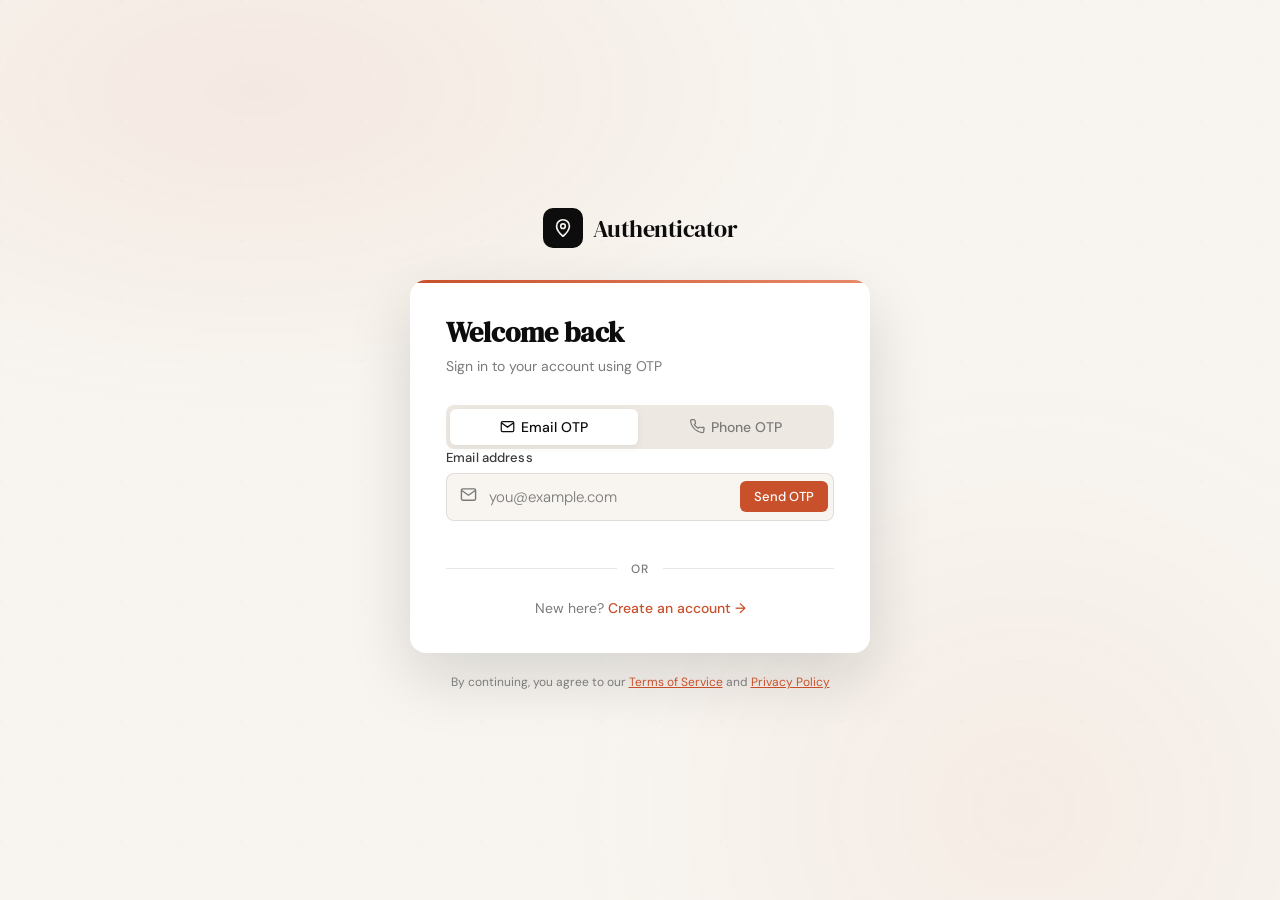
<file: index.html>
<!DOCTYPE html>
<html lang="en">
<head>
  <meta charset="UTF-8" />
  <meta name="viewport" content="width=device-width, initial-scale=1.0" />
  <title>Authenticator
    — Sign In</title>
  <link rel="stylesheet" href="style.css" />
  <style>
    /* Extra page-specific styles */
    .method-tabs { margin-bottom: 0; }

    .otp-section-wrapper {
      overflow: hidden;
      max-height: 0;
      transition: max-height 0.45s cubic-bezier(0.4,0,0.2,1), opacity 0.3s ease;
      opacity: 0;
    }
    .otp-section-wrapper.open {
      max-height: 400px;
      opacity: 1;
    }

    .sent-to-display {
      font-size: 13px;
      color: var(--ink-muted);
      text-align: center;
      margin-bottom: 18px;
    }
    .sent-to-display strong { color: var(--ink-soft); font-weight: 500; }

    .input-row { display: flex; gap: 12px; }
    .input-row .form-group { flex: 1; }

    .info-box {
      background: var(--accent-dim);
      border: 1px solid rgba(200,80,42,0.15);
      border-radius: var(--radius-sm);
      padding: 12px 16px;
      font-size: 13px;
      color: var(--ink-soft);
      margin-bottom: 18px;
      line-height: 1.5;
      display: flex;
      gap: 10px;
      align-items: flex-start;
    }
    .info-box svg { width: 16px; height: 16px; color: var(--accent); flex-shrink: 0; margin-top: 1px; }

    .section-title {
      font-size: 12px;
      font-weight: 600;
      text-transform: uppercase;
      letter-spacing: 0.08em;
      color: var(--ink-muted);
      margin-bottom: 16px;
      display: flex;
      align-items: center;
      gap: 8px;
    }
    .section-title::after {
      content: '';
      flex: 1;
      height: 1px;
      background: var(--border);
    }
  </style>
</head>
<body>

<div class="auth-wrapper">
  <!-- Brand -->
  <div class="brand">
    <a class="brand-logo" href="#">
      <div class="brand-icon">
        <svg fill="none" viewBox="0 0 24 24" stroke="#f8f5f0" stroke-width="1.8">
          <path stroke-linecap="round" stroke-linejoin="round"
            d="M12 3C8 3 5 6 5 10c0 5 7 11 7 11s7-6 7-11c0-4-3-7-7-7z"/>
          <circle cx="12" cy="10" r="2.5" stroke="#f8f5f0" stroke-width="1.8"/>
        </svg>
      </div>
      <span class="brand-name">Authenticator</span>
    </a>
  </div>

  <!-- Card -->
  <div class="card" id="authCard">
    <div class="card-header">
      <h1 class="card-title" id="cardTitle">Welcome back</h1>
      <p class="card-subtitle" id="cardSubtitle">Sign in to your account using OTP</p>
    </div>

    <div class="card-body">
      <!-- Global alert -->
      <div id="globalAlert"></div>
      <!-- Processing indicator -->
      <div id="processingBar"></div>

      <!-- ══════ LOGIN VIEW ══════ -->
      <div class="page active" id="pageLogin">
        <!-- Method tabs -->
        <div class="tab-group method-tabs">
          <button class="tab-btn active" id="tabEmail" onclick="switchMethod('email')">
            <svg fill="none" viewBox="0 0 24 24" stroke="currentColor" stroke-width="2">
              <path d="M4 4h16c1.1 0 2 .9 2 2v12c0 1.1-.9 2-2 2H4c-1.1 0-2-.9-2-2V6c0-1.1.9-2 2-2z"/>
              <polyline points="22,6 12,13 2,6"/>
            </svg>
            Email OTP
          </button>
          <button class="tab-btn" id="tabPhone" onclick="switchMethod('phone')">
            <svg fill="none" viewBox="0 0 24 24" stroke="currentColor" stroke-width="2">
              <path d="M22 16.92v3a2 2 0 01-2.18 2 19.79 19.79 0 01-8.63-3.07A19.5 19.5 0 014.07 12 19.79 19.79 0 011 3.18 2 2 0 012.99 1h3a2 2 0 012 1.72 12.84 12.84 0 00.7 2.81 2 2 0 01-.45 2.11L7.09 8.91a16 16 0 006 6l1.27-1.27a2 2 0 012.11-.45 12.84 12.84 0 002.81.7A2 2 0 0122 16.92z"/>
            </svg>
            Phone OTP
          </button>
        </div>

        <!-- ── EMAIL METHOD ── -->
        <div id="emailMethod">
          <div class="form-group">
            <label for="loginEmail">Email address</label>
            <div class="input-wrap input-with-btn">
              <div class="input-icon">
                <svg fill="none" viewBox="0 0 24 24" stroke="currentColor" stroke-width="2">
                  <path d="M4 4h16c1.1 0 2 .9 2 2v12c0 1.1-.9 2-2 2H4c-1.1 0-2-.9-2-2V6c0-1.1.9-2 2-2z"/>
                  <polyline points="22,6 12,13 2,6"/>
                </svg>
              </div>
              <input type="email" id="loginEmail" placeholder="you@example.com"
                onkeydown="if(event.key==='Enter') sendLoginEmailOtp()" />
              <button class="btn-inline" id="btnSendEmailOtp" onclick="sendLoginEmailOtp()">Send OTP</button>
            </div>
          </div>

          <!-- OTP section (slides in) -->
          <div class="otp-section-wrapper" id="emailOtpWrapper">
            <div class="otp-sent-badge">
              <svg fill="none" viewBox="0 0 24 24" stroke="currentColor" stroke-width="2">
                <path stroke-linecap="round" stroke-linejoin="round" d="M9 12l2 2 4-4m6 2a9 9 0 11-18 0 9 9 0 0118 0z"/>
              </svg>
              OTP sent from noreply@abhishek.com
            </div>
            <div class="sent-to-display" id="emailSentTo"></div>

            <div class="otp-group" id="emailOtpGroup">
              <input class="otp-input" type="text" maxlength="1" inputmode="numeric" />
              <input class="otp-input" type="text" maxlength="1" inputmode="numeric" />
              <input class="otp-input" type="text" maxlength="1" inputmode="numeric" />
              <input class="otp-input" type="text" maxlength="1" inputmode="numeric" />
              <input class="otp-input" type="text" maxlength="1" inputmode="numeric" />
              <input class="otp-input" type="text" maxlength="1" inputmode="numeric" />
            </div>

            <div class="resend-row">
              <span class="resend-timer" id="emailResendTimer"></span>
              <button class="resend-btn" id="btnResendEmailOtp" onclick="sendLoginEmailOtp(true)" disabled>
                Resend OTP
              </button>
            </div>

            <div style="margin-top: 20px;">
              <button class="btn btn-primary" id="btnVerifyEmailOtp" onclick="verifyLoginEmailOtp()">
                Verify & Sign In
              </button>
            </div>
          </div>
        </div>

        <!-- ── PHONE METHOD ── -->
        <div id="phoneMethod" style="display:none">
          <div class="form-group">
            <label for="loginPhone">Mobile number</label>
            <div class="input-wrap input-with-btn">
              <div class="input-icon">
                <svg fill="none" viewBox="0 0 24 24" stroke="currentColor" stroke-width="2">
                  <path d="M22 16.92v3a2 2 0 01-2.18 2 19.79 19.79 0 01-8.63-3.07A19.5 19.5 0 014.07 12 19.79 19.79 0 011 3.18 2 2 0 012.99 1h3a2 2 0 012 1.72 12.84 12.84 0 00.7 2.81 2 2 0 01-.45 2.11L7.09 8.91a16 16 0 006 6l1.27-1.27a2 2 0 012.11-.45 12.84 12.84 0 002.81.7A2 2 0 0122 16.92z"/>
                </svg>
              </div>
              <span class="phone-prefix">+91</span>
              <input type="tel" id="loginPhone" class="phone-input" placeholder="98765 43210"
                maxlength="10" onkeydown="if(event.key==='Enter') sendLoginPhoneOtp()" />
              <button class="btn-inline" id="btnSendPhoneOtp" onclick="sendLoginPhoneOtp()">Send OTP</button>
            </div>
          </div>

          <!-- Phone OTP section -->
          <div class="otp-section-wrapper" id="phoneOtpWrapper">
            <div class="otp-sent-badge">
              <svg fill="none" viewBox="0 0 24 24" stroke="currentColor" stroke-width="2">
                <path stroke-linecap="round" stroke-linejoin="round" d="M9 12l2 2 4-4m6 2a9 9 0 11-18 0 9 9 0 0118 0z"/>
              </svg>
              OTP sent via SMS
            </div>
            <div class="sent-to-display" id="phoneSentTo"></div>

            <div class="otp-group" id="phoneOtpGroup">
              <input class="otp-input" type="text" maxlength="1" inputmode="numeric" />
              <input class="otp-input" type="text" maxlength="1" inputmode="numeric" />
              <input class="otp-input" type="text" maxlength="1" inputmode="numeric" />
              <input class="otp-input" type="text" maxlength="1" inputmode="numeric" />
              <input class="otp-input" type="text" maxlength="1" inputmode="numeric" />
              <input class="otp-input" type="text" maxlength="1" inputmode="numeric" />
            </div>

            <div class="resend-row">
              <span class="resend-timer" id="phoneResendTimer"></span>
              <button class="resend-btn" id="btnResendPhoneOtp" onclick="sendLoginPhoneOtp(true)" disabled>
                Resend OTP
              </button>
            </div>

            <div style="margin-top: 20px;">
              <button class="btn btn-primary" id="btnVerifyPhoneOtp" onclick="verifyLoginPhoneOtp()">
                Verify & Sign In
              </button>
            </div>
          </div>
        </div>

        <div class="divider">or</div>
        <div class="switch-mode">
          New here? <a href="signup.html">Create an account →</a>
        </div>
      </div>

      <!-- ══════ SIGNUP VIEW ══════ -->
      <div class="page" id="pageSignup">
        <div class="tab-group">
          <button class="tab-btn active" id="tabSignupEmail" onclick="switchSignupMethod('email')">
            <svg fill="none" viewBox="0 0 24 24" stroke="currentColor" stroke-width="2">
              <path d="M4 4h16c1.1 0 2 .9 2 2v12c0 1.1-.9 2-2 2H4c-1.1 0-2-.9-2-2V6c0-1.1.9-2 2-2z"/>
              <polyline points="22,6 12,13 2,6"/>
            </svg>
            via Email
          </button>
          <button class="tab-btn" id="tabSignupPhone" onclick="switchSignupMethod('phone')">
            <svg fill="none" viewBox="0 0 24 24" stroke="currentColor" stroke-width="2">
              <path d="M22 16.92v3a2 2 0 01-2.18 2 19.79 19.79 0 01-8.63-3.07A19.5 19.5 0 014.07 12 19.79 19.79 0 011 3.18 2 2 0 012.99 1h3a2 2 0 012 1.72 12.84 12.84 0 00.7 2.81 2 2 0 01-.45 2.11L7.09 8.91a16 16 0 006 6l1.27-1.27a2 2 0 012.11-.45 12.84 12.84 0 002.81.7A2 2 0 0122 16.92z"/>
            </svg>
            via Phone
          </button>
        </div>

        <!-- ── SIGNUP EMAIL ── -->
        <div id="signupEmailMethod">
          <!-- Step 1: Enter details -->
          <div id="signupEmailStep1">
            <div class="info-box">
              <svg fill="none" viewBox="0 0 24 24" stroke="currentColor" stroke-width="2">
                <circle cx="12" cy="12" r="10"/>
                <line x1="12" y1="16" x2="12" y2="12"/>
                <line x1="12" y1="8" x2="12.01" y2="8"/>
              </svg>
              A verification email will be sent from <strong>noreply@abhishek.com</strong>. Both email and phone are required.
            </div>

            <div class="form-group">
              <label for="signupName">Full name</label>
              <div class="input-wrap">
                <div class="input-icon">
                  <svg fill="none" viewBox="0 0 24 24" stroke="currentColor" stroke-width="2">
                    <path d="M20 21v-2a4 4 0 00-4-4H8a4 4 0 00-4 4v2"/>
                    <circle cx="12" cy="7" r="4"/>
                  </svg>
                </div>
                <input type="text" id="signupName" placeholder="Your full name" />
              </div>
            </div>

            <div class="form-group">
              <label for="signupEmail">Email address</label>
              <div class="input-wrap input-with-btn">
                <div class="input-icon">
                  <svg fill="none" viewBox="0 0 24 24" stroke="currentColor" stroke-width="2">
                    <path d="M4 4h16c1.1 0 2 .9 2 2v12c0 1.1-.9 2-2 2H4c-1.1 0-2-.9-2-2V6c0-1.1.9-2 2-2z"/>
                    <polyline points="22,6 12,13 2,6"/>
                  </svg>
                </div>
                <input type="email" id="signupEmail" placeholder="you@example.com" />
                <button class="btn-inline" id="btnSendSignupEmailOtp" onclick="sendSignupEmailOtp()">Send OTP</button>
              </div>
            </div>

            <div class="form-group">
              <label for="signupPhone">Mobile number <span style="color:var(--accent)">*</span></label>
              <div class="input-wrap">
                <div class="input-icon">
                  <svg fill="none" viewBox="0 0 24 24" stroke="currentColor" stroke-width="2">
                    <path d="M22 16.92v3a2 2 0 01-2.18 2 19.79 19.79 0 01-8.63-3.07A19.5 19.5 0 014.07 12 19.79 19.79 0 011 3.18 2 2 0 012.99 1h3a2 2 0 012 1.72 12.84 12.84 0 00.7 2.81 2 2 0 01-.45 2.11L7.09 8.91a16 16 0 006 6l1.27-1.27a2 2 0 012.11-.45 12.84 12.84 0 002.81.7A2 2 0 0122 16.92z"/>
                  </svg>
                </div>
                <span class="phone-prefix">+91</span>
                <input type="tel" id="signupPhone" class="phone-input" placeholder="98765 43210" maxlength="10" />
              </div>
            </div>

            <!-- Email OTP verification (inline) -->
            <div class="otp-section-wrapper" id="signupEmailOtpWrapper">
              <div class="section-title">Verify your email</div>
              <div class="otp-sent-badge">
                <svg fill="none" viewBox="0 0 24 24" stroke="currentColor" stroke-width="2">
                  <path stroke-linecap="round" stroke-linejoin="round" d="M9 12l2 2 4-4m6 2a9 9 0 11-18 0 9 9 0 0118 0z"/>
                </svg>
                OTP sent from noreply@abhishek.com
              </div>
              <div class="sent-to-display" id="signupEmailSentTo"></div>

              <div class="otp-group" id="signupEmailOtpGroup">
              <input class="otp-input" type="text" maxlength="1" inputmode="numeric" />
              <input class="otp-input" type="text" maxlength="1" inputmode="numeric" />
              <input class="otp-input" type="text" maxlength="1" inputmode="numeric" />
              <input class="otp-input" type="text" maxlength="1" inputmode="numeric" />
              <input class="otp-input" type="text" maxlength="1" inputmode="numeric" />
              <input class="otp-input" type="text" maxlength="1" inputmode="numeric" />
              </div>

              <div class="resend-row">
                <span class="resend-timer" id="signupEmailResendTimer"></span>
                <button class="resend-btn" id="btnResendSignupEmailOtp" onclick="sendSignupEmailOtp(true)" disabled>Resend</button>
              </div>

              <div id="emailVerifiedBadge" style="display:none; margin-top:12px;">
                <div class="alert alert-success">
                  <svg fill="none" viewBox="0 0 24 24" stroke="currentColor" stroke-width="2"><path stroke-linecap="round" stroke-linejoin="round" d="M9 12l2 2 4-4m6 2a9 9 0 11-18 0 9 9 0 0118 0z"/></svg>
                  <span>Email verified successfully!</span>
                </div>
              </div>

              <div id="signupEmailOtpActions" style="margin-top:16px;">
                <button class="btn btn-accent" onclick="verifySignupEmailOtp()">Verify Email OTP</button>
              </div>
            </div>

            <div style="margin-top: 20px;" id="signupEmailSubmitWrap" >
              <button class="btn btn-primary" id="btnCreateAccountEmail" onclick="createAccountEmail()" >
                Create Account
              </button>
            </div>
          </div>
        </div>

        <!-- ── SIGNUP PHONE ── -->
        <div id="signupPhoneMethod" style="display:none">
          <div class="info-box">
            <svg fill="none" viewBox="0 0 24 24" stroke="currentColor" stroke-width="2">
              <circle cx="12" cy="12" r="10"/>
              <line x1="12" y1="16" x2="12" y2="12"/>
              <line x1="12" y1="8" x2="12.01" y2="8"/>
            </svg>
            Both phone and email are mandatory. Verify your mobile via OTP to proceed.
          </div>

          <div class="form-group">
            <label for="signupPhoneName">Full name</label>
            <div class="input-wrap">
              <div class="input-icon">
                <svg fill="none" viewBox="0 0 24 24" stroke="currentColor" stroke-width="2">
                  <path d="M20 21v-2a4 4 0 00-4-4H8a4 4 0 00-4 4v2"/>
                  <circle cx="12" cy="7" r="4"/>
                </svg>
              </div>
              <input type="text" id="signupPhoneName" placeholder="Your full name" />
            </div>
          </div>

          <div class="form-group">
            <label for="signupPhoneNum">Mobile number</label>
            <div class="input-wrap input-with-btn">
              <div class="input-icon">
                <svg fill="none" viewBox="0 0 24 24" stroke="currentColor" stroke-width="2">
                  <path d="M22 16.92v3a2 2 0 01-2.18 2 19.79 19.79 0 01-8.63-3.07A19.5 19.5 0 014.07 12 19.79 19.79 0 011 3.18 2 2 0 012.99 1h3a2 2 0 012 1.72 12.84 12.84 0 00.7 2.81 2 2 0 01-.45 2.11L7.09 8.91a16 16 0 006 6l1.27-1.27a2 2 0 012.11-.45 12.84 12.84 0 002.81.7A2 2 0 0122 16.92z"/>
                </svg>
              </div>
              <span class="phone-prefix">+91</span>
              <input type="tel" id="signupPhoneNum" class="phone-input" placeholder="98765 43210" maxlength="10" />
              <button class="btn-inline" id="btnSendSignupPhoneOtp" onclick="sendSignupPhoneOtp()">Send OTP</button>
            </div>
          </div>

          <!-- Phone OTP -->
          <div class="otp-section-wrapper" id="signupPhoneOtpWrapper">
            <div class="otp-sent-badge">
              <svg fill="none" viewBox="0 0 24 24" stroke="currentColor" stroke-width="2">
                <path stroke-linecap="round" stroke-linejoin="round" d="M9 12l2 2 4-4m6 2a9 9 0 11-18 0 9 9 0 0118 0z"/>
              </svg>
              OTP sent via SMS
            </div>
            <div class="sent-to-display" id="signupPhoneSentTo"></div>

            <div class="otp-group" id="signupPhoneOtpGroup">
              <input class="otp-input" type="text" maxlength="1" inputmode="numeric" />
              <input class="otp-input" type="text" maxlength="1" inputmode="numeric" />
              <input class="otp-input" type="text" maxlength="1" inputmode="numeric" />
              <input class="otp-input" type="text" maxlength="1" inputmode="numeric" />
              <input class="otp-input" type="text" maxlength="1" inputmode="numeric" />
              <input class="otp-input" type="text" maxlength="1" inputmode="numeric" />
            </div>

            <div class="resend-row">
              <span class="resend-timer" id="signupPhoneResendTimer"></span>
              <button class="resend-btn" id="btnResendSignupPhoneOtp" onclick="sendSignupPhoneOtp(true)" disabled>Resend</button>
            </div>

            <div id="phoneVerifiedBadge" style="display:none; margin-top:12px;">
              <div class="alert alert-success">
                <svg fill="none" viewBox="0 0 24 24" stroke="currentColor" stroke-width="2"><path stroke-linecap="round" stroke-linejoin="round" d="M9 12l2 2 4-4m6 2a9 9 0 11-18 0 9 9 0 0118 0z"/></svg>
                <span>Phone verified successfully!</span>
              </div>
            </div>

            <div id="signupPhoneOtpActions" style="margin-top:16px;">
              <button class="btn btn-accent" onclick="verifySignupPhoneOtp()">Verify Phone OTP</button>
            </div>
          </div>

          <!-- Email field after phone verified -->
          <div id="signupPhoneEmailSection" style="display:none; margin-top:18px;">
            <div class="section-title">Add your email</div>
            <div class="form-group">
              <label for="signupPhoneEmail">Email address <span style="color:var(--accent)">*</span></label>
              <div class="input-wrap">
                <div class="input-icon">
                  <svg fill="none" viewBox="0 0 24 24" stroke="currentColor" stroke-width="2">
                    <path d="M4 4h16c1.1 0 2 .9 2 2v12c0 1.1-.9 2-2 2H4c-1.1 0-2-.9-2-2V6c0-1.1.9-2 2-2z"/>
                    <polyline points="22,6 12,13 2,6"/>
                  </svg>
                </div>
                <input type="email" id="signupPhoneEmail" placeholder="you@example.com" />
              </div>
            </div>
            <button class="btn btn-primary" id="btnCreateAccountPhone" onclick="createAccountPhone()">
              Create Account
            </button>
          </div>
        </div>

        <div class="divider">or</div>
        <div class="switch-mode">
          Already have an account? <a onclick="showPage('pageLogin')">Sign in →</a>
        </div>
      </div>

      <!-- ══════ SUCCESS VIEW ══════ -->
      <div class="page" id="pageSuccess">
        <div style="text-align:center; padding: 16px 0 8px;">
          <div style="width:72px;height:72px;background:var(--success-dim);border-radius:50%;display:flex;align-items:center;justify-content:center;margin:0 auto 20px;">
            <svg width="36" height="36" fill="none" viewBox="0 0 24 24" stroke="var(--success)" stroke-width="2">
              <path stroke-linecap="round" stroke-linejoin="round" d="M9 12l2 2 4-4m6 2a9 9 0 11-18 0 9 9 0 0118 0z"/>
            </svg>
          </div>
          <h2 style="font-family:'DM Serif Display',serif;font-size:26px;margin-bottom:8px;" id="successTitle">Signed in!</h2>
          <p style="color:var(--ink-muted);font-size:14px;margin-bottom:28px;" id="successMsg">You've successfully signed in to your account.</p>
          <a href="dashboard.html" class="btn btn-primary" style="display:inline-flex;width:auto;padding:12px 32px;">
            Go to Dashboard →
          </a>
        </div>
      </div>

    </div><!-- /card-body -->
  </div><!-- /card -->

  <div class="footer-note">
    By continuing, you agree to our <a href="#" style="color:var(--accent)">Terms of Service</a>
    and <a href="#" style="color:var(--accent)">Privacy Policy</a>
  </div>
</div>

<!-- Scripts -->
<script src="api.js"></script>
<script src="utils.js"></script>
<script src="auth.js"></script>

</body>
</html>
</file>
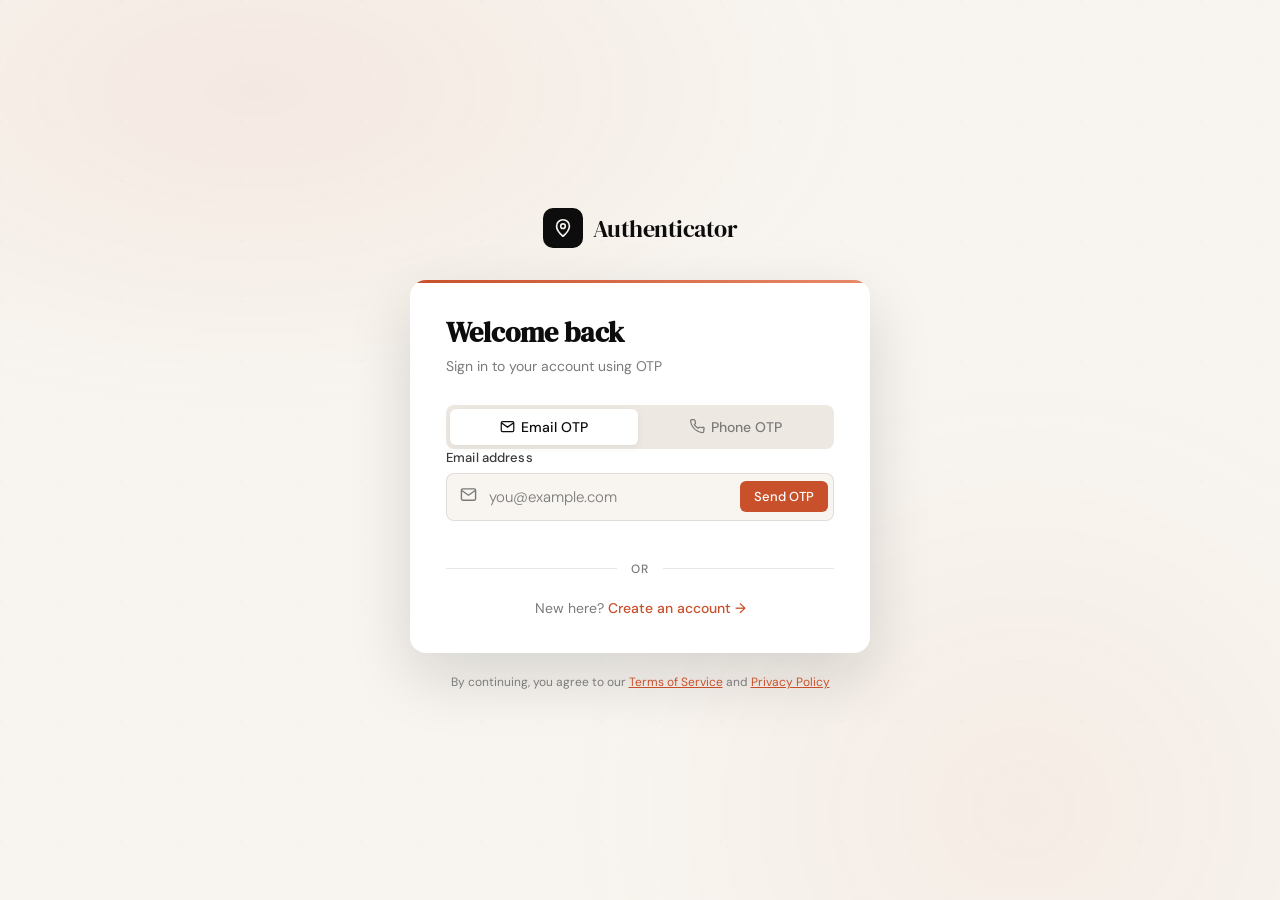
<file: dashboard.html>
<!DOCTYPE html>
<html lang="en">
<head>
  <meta charset="UTF-8" />
  <meta name="viewport" content="width=device-width, initial-scale=1.0" />
  <title>Authenticator — Dashboard</title>
  <link rel="stylesheet" href="style.css" />
  <style>
    body { align-items: flex-start; padding: 0; }

    .topbar {
      position: fixed; top: 0; left: 0; right: 0; z-index: 100;
      height: 60px;
      background: var(--card);
      border-bottom: 1px solid var(--border);
      display: flex;
      align-items: center;
      justify-content: space-between;
      padding: 0 32px;
      box-shadow: var(--shadow-sm);
    }

    .topbar-brand {
      display: flex; align-items: center; gap: 10px;
      font-family: 'DM Serif Display', serif;
      font-size: 20px;
      color: var(--ink);
      text-decoration: none;
    }

    .topbar-brand-icon {
      width: 32px; height: 32px;
      background: var(--ink); border-radius: 8px;
      display: flex; align-items: center; justify-content: center;
    }

    .topbar-actions { display: flex; align-items: center; gap: 12px; }

    .user-pill {
      display: flex; align-items: center; gap: 8px;
      padding: 6px 14px 6px 8px;
      background: var(--paper-warm);
      border-radius: 20px;
      font-size: 13.5px;
      font-weight: 500;
      color: var(--ink-soft);
    }

    .avatar {
      width: 28px; height: 28px;
      background: var(--accent);
      border-radius: 50%;
      display: flex; align-items: center; justify-content: center;
      font-size: 12px; color: #fff; font-weight: 600;
    }

    .logout-btn {
      padding: 7px 14px;
      border: 1.5px solid var(--border);
      border-radius: 8px;
      background: transparent;
      font-size: 13px;
      color: var(--ink-muted);
      cursor: pointer;
      font-family: 'DM Sans', sans-serif;
      transition: all 0.2s;
    }
    .logout-btn:hover { background: var(--paper-warm); color: var(--ink); }

    .main {
      padding: 92px 32px 48px;
      max-width: 900px;
      margin: 0 auto;
      width: 100%;
    }

    .welcome-banner {
      background: var(--ink);
      border-radius: var(--radius);
      padding: 40px;
      color: #fff;
      margin-bottom: 32px;
      position: relative;
      overflow: hidden;
    }

    .welcome-banner::before {
      content: '';
      position: absolute;
      top: -40px; right: -40px;
      width: 200px; height: 200px;
      background: var(--accent);
      border-radius: 50%;
      opacity: 0.2;
    }

    .welcome-banner h1 {
      font-family: 'DM Serif Display', serif;
      font-size: 32px;
      margin-bottom: 8px;
      position: relative;
    }

    .welcome-banner p {
      font-size: 15px;
      opacity: 0.7;
      position: relative;
    }

    .stats-grid {
      display: grid;
      grid-template-columns: repeat(auto-fit, minmax(200px, 1fr));
      gap: 16px;
      margin-bottom: 32px;
    }

    .stat-card {
      background: var(--card);
      border-radius: var(--radius);
      padding: 24px;
      box-shadow: var(--shadow-sm);
      border: 1px solid var(--border);
    }

    .stat-label { font-size: 12px; color: var(--ink-muted); text-transform: uppercase; letter-spacing: 0.05em; font-weight: 600; margin-bottom: 10px; }
    .stat-value { font-family: 'DM Serif Display', serif; font-size: 28px; color: var(--ink); }

    .info-card {
      background: var(--card);
      border-radius: var(--radius);
      padding: 28px;
      box-shadow: var(--shadow-sm);
      border: 1px solid var(--border);
    }

    .info-card h3 { font-family: 'DM Serif Display', serif; font-size: 18px; margin-bottom: 20px; }

    .info-row {
      display: flex;
      justify-content: space-between;
      align-items: center;
      padding: 14px 0;
      border-bottom: 1px solid var(--border);
      font-size: 14px;
    }

    .info-row:last-child { border-bottom: none; }
    .info-row-label { color: var(--ink-muted); font-weight: 500; }
    .info-row-value { color: var(--ink); font-weight: 400; }

    @media (max-width: 600px) {
      .topbar { padding: 0 16px; }
      .main { padding: 84px 16px 40px; }
      .welcome-banner { padding: 28px 24px; }
      .welcome-banner h1 { font-size: 24px; }
    }
  </style>
</head>
<body style="background:var(--paper); display:block;">

<header class="topbar">
  <a class="topbar-brand" href="index.html">
    <div class="topbar-brand-icon">
      <svg width="18" height="18" fill="none" viewBox="0 0 24 24" stroke="#f8f5f0" stroke-width="1.8">
        <path stroke-linecap="round" stroke-linejoin="round" d="M12 3C8 3 5 6 5 10c0 5 7 11 7 11s7-6 7-11c0-4-3-7-7-7z"/>
        <circle cx="12" cy="10" r="2.5"/>
      </svg>
    </div>
    Authenticator
  </a>
  <div class="topbar-actions">
    <div class="user-pill">
      <div class="avatar" id="avatarInitials">?</div>
      <span id="topbarName">Loading…</span>
    </div>
    <button class="logout-btn" onclick="logout()">Sign out</button>
  </div>
</header>

<main class="main">
  <div class="welcome-banner">
    <h1 id="welcomeMsg">Welcome!</h1>
    <p id="welcomeSub">You're successfully signed in to your Authenticator account.</p>
  </div>

  <div class="stats-grid">
    <div class="stat-card">
      <div class="stat-label">Account status</div>
      <div class="stat-value" style="font-size:20px; color:var(--success);">✓ Active</div>
    </div>
    <div class="stat-card">
      <div class="stat-label">Member since</div>
      <div class="stat-value" id="memberSince" style="font-size:18px;">—</div>
    </div>
    <div class="stat-card">
      <div class="stat-label">Auth method</div>
      <div class="stat-value" id="authMethod" style="font-size:16px;">OTP</div>
    </div>
  </div>

  <div class="info-card">
    <h3>Account details</h3>
    <div class="info-row">
      <span class="info-row-label">Full name</span>
      <span class="info-row-value" id="infoName">—</span>
    </div>
    <div class="info-row">
      <span class="info-row-label">Email</span>
      <span class="info-row-value" id="infoEmail">—</span>
    </div>
    <div class="info-row">
      <span class="info-row-label">Mobile</span>
      <span class="info-row-value" id="infoPhone">—</span>
    </div>
  </div>
</main>

<script src="api.js"></script>
<script src="utils.js"></script>

<script>

async function checkAuth() {

  const token = localStorage.getItem("token");

  // ❌ No token → redirect
  if (!token) {
    window.location.replace("index.html");
    return;
  }

  try {
    // ✅ verify with backend
    const res = await fetch("https://auth1-44nj.onrender.com/api/auth/me", {
      headers: {
        "Authorization": "Bearer " + token
      }
    });

    if (!res.ok) throw new Error();

    const user = await res.json();

    renderUser(user);

  } catch (err) {
    // ❌ invalid/fake token
    localStorage.clear();
    window.location.replace("login.html");
  }
}

// 🎯 render user data
function renderUser(user) {

  const name = user.name || "User";

  const initials = name
    .split(" ")
    .map(w => w[0])
    .join("")
    .slice(0, 2)
    .toUpperCase();

  document.getElementById("avatarInitials").textContent = initials;
  document.getElementById("topbarName").textContent = name;
  document.getElementById("welcomeMsg").textContent =
    `Welcome, ${name.split(" ")[0]}!`;

  document.getElementById("infoName").textContent = name;
  document.getElementById("infoEmail").textContent = user.email || "—";
  document.getElementById("infoPhone").textContent = user.phone || "—";
}

// 🔓 logout
function logout() {
  localStorage.clear();
  window.location.href = "index.html";
}

// 🚀 run on load
document.addEventListener("DOMContentLoaded", checkAuth);


</script>
</body>
</html>
</file>
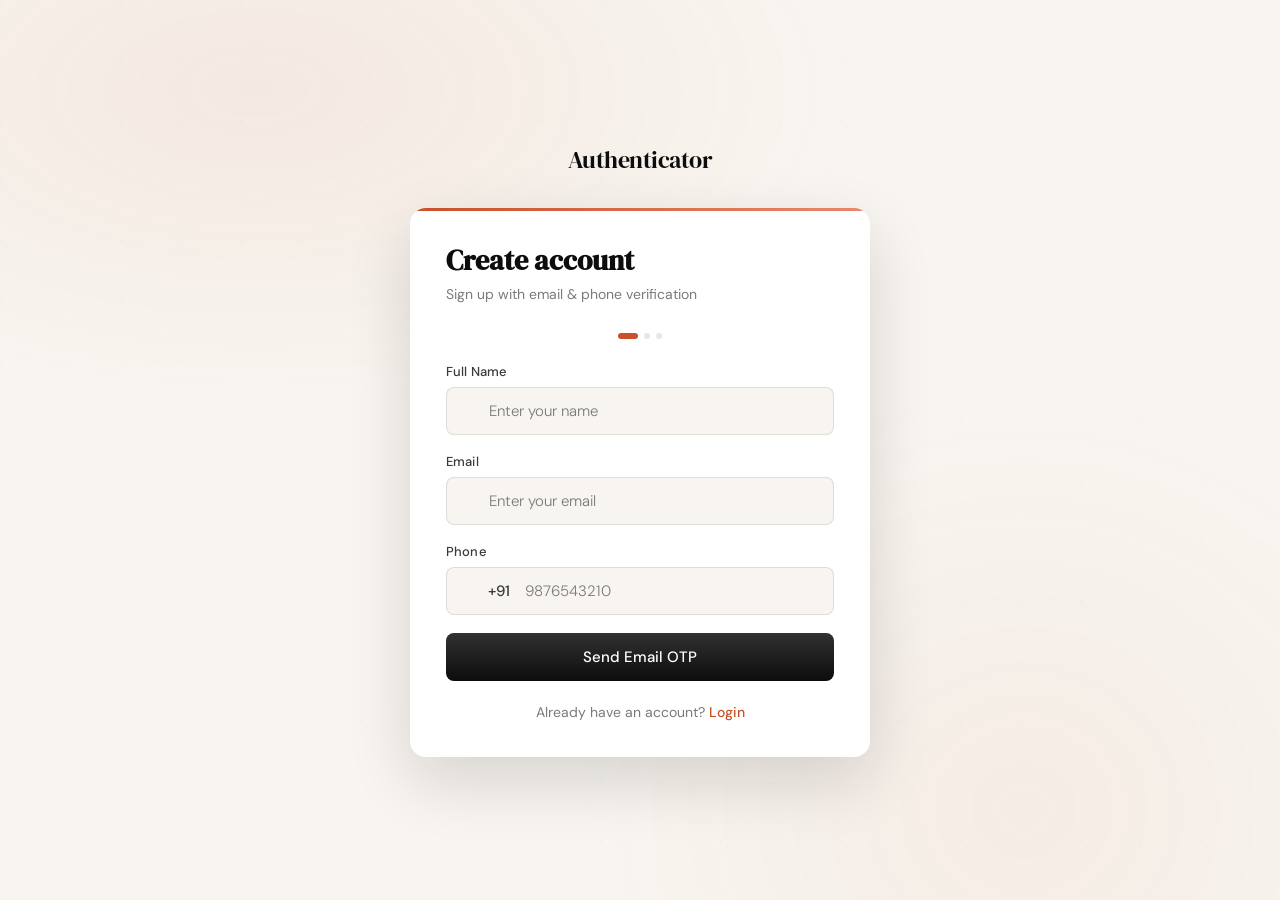
<file: signup.html>
<!DOCTYPE html>
<html lang="en">
<head>
  <meta charset="UTF-8">
  <title>Signup</title>
  <link rel="stylesheet" href="style.css">
</head>
<body>

<div class="auth-wrapper">

  <!-- BRAND -->
  <div class="brand">
    <div class="brand-name">Authenticator</div>
  </div>

  <!-- CARD -->
  <div class="card">

    <div class="card-header">
      <h2 class="card-title">Create account</h2>
      <p class="card-subtitle">Sign up with email & phone verification</p>
    </div>

    <div class="card-body">

      <div id="globalAlert"></div>

      <!-- STEP DOTS -->
      <div class="step-dots">
        <div class="step-dot active"></div>
        <div class="step-dot"></div>
        <div class="step-dot"></div>
      </div>

      <!-- STEP 1 -->
      <div class="form-group">
        <label>Full Name</label>
        <div class="input-wrap">
          <input type="text" id="signupName" placeholder="Enter your name">
        </div>
      </div>

      <div class="form-group">
        <label>Email</label>
        <div class="input-wrap">
          <input type="email" id="signupEmail" placeholder="Enter your email">
        </div>
      </div>

      <div class="form-group">
        <label>Phone</label>
        <div class="input-wrap">
          <span class="phone-prefix">+91</span>
          <input type="tel" id="signupPhone" class="phone-input" placeholder="9876543210">
        </div>
      </div>

      <button class="btn btn-primary" onclick="sendSignupEmailOtp()">
        Send Email OTP
      </button>

      <!-- STEP 2 -->
      <div id="emailOtpSection" class="otp-section">

        <div class="otp-hint">
          Enter OTP sent to <strong id="emailText"></strong>
        </div>

        <div id="emailOtpGroup" class="otp-group">
          <input class="otp-input" maxlength="1">
          <input class="otp-input" maxlength="1">
          <input class="otp-input" maxlength="1">
          <input class="otp-input" maxlength="1">
          <input class="otp-input" maxlength="1">
          <input class="otp-input" maxlength="1">
        </div>

        <button class="btn btn-accent" onclick="verifySignupEmailOtp()">
          Verify Email
        </button>
      </div>

      <!-- STEP 3 -->
      <div id="phoneOtpSection" class="otp-section">

        <div class="otp-hint">
          Enter OTP sent to your phone
        </div>

        <div id="phoneOtpGroup" class="otp-group">
          <input class="otp-input" maxlength="1">
          <input class="otp-input" maxlength="1">
          <input class="otp-input" maxlength="1">
          <input class="otp-input" maxlength="1">
          <input class="otp-input" maxlength="1">
          <input class="otp-input" maxlength="1">
        </div>

        <button class="btn btn-accent" onclick="verifySignupPhoneOtp()">
          Create Account
        </button>
      </div>

      <!-- SWITCH -->
      <div class="switch-mode">
        Already have an account?
        <a href="index.html">Login</a>
      </div>

    </div>
  </div>

</div>

<script src="api.js"></script>
<script src="utils.js"></script>
<script src="signup.js"></script>

</body>
</html>
</file>
<file: style.css>
@import url('https://fonts.googleapis.com/css2?family=DM+Serif+Display:ital@0;1&family=DM+Sans:ital,opsz,wght@0,9..40,300;0,9..40,400;0,9..40,500;0,9..40,600;1,9..40,300&display=swap');

*, *::before, *::after { box-sizing: border-box; margin: 0; padding: 0; }

:root {
  --ink: #0d0d0d;
  --ink-soft: #3a3a3a;
  --ink-muted: #7a7a7a;
  --paper: #f8f5f0;
  --paper-warm: #ede9e2;
  --card: #ffffff;
  --accent: #c8502a;
  --accent-light: #e8896a;
  --accent-dim: rgba(200, 80, 42, 0.1);
  --success: #2a7a4a;
  --success-dim: rgba(42, 122, 74, 0.1);
  --error: #c0392b;
  --error-dim: rgba(192, 57, 43, 0.1);
  --border: rgba(13, 13, 13, 0.1);
  --shadow-sm: 0 2px 8px rgba(13,13,13,0.06);
  --shadow-md: 0 8px 32px rgba(13,13,13,0.1);
  --shadow-lg: 0 24px 64px rgba(13,13,13,0.14);
  --radius: 16px;
  --radius-sm: 8px;
  --transition: 0.25s cubic-bezier(0.4, 0, 0.2, 1);
}

html { scroll-behavior: smooth; }

body {
  font-family: 'DM Sans', sans-serif;
  background: var(--paper);
  color: var(--ink);
  min-height: 100vh;
  display: flex;
  align-items: center;
  justify-content: center;
  padding: 24px;
  position: relative;
  overflow-x: hidden;
}

/* Background texture */
body::before {
  content: '';
  position: fixed;
  inset: 0;
  background-image:
    radial-gradient(ellipse 80% 60% at 20% 10%, rgba(200,80,42,0.07) 0%, transparent 60%),
    radial-gradient(ellipse 60% 80% at 80% 90%, rgba(200,80,42,0.05) 0%, transparent 60%);
  pointer-events: none;
  z-index: 0;
}

body::after {
  content: '';
  position: fixed;
  inset: 0;
  background-image: url("data:image/svg+xml,%3Csvg xmlns='http://www.w3.org/2000/svg' width='60' height='60'%3E%3Ccircle cx='1' cy='1' r='0.8' fill='%230d0d0d' opacity='0.04'/%3E%3C/svg%3E");
  pointer-events: none;
  z-index: 0;
}

/* ─── Layout ─────────────────────────────── */
.auth-wrapper {
  position: relative;
  z-index: 1;
  width: 100%;
  max-width: 460px;
}

.brand {
  text-align: center;
  margin-bottom: 32px;
  animation: fadeDown 0.6s ease both;
}

.brand-logo {
  display: inline-flex;
  align-items: center;
  gap: 10px;
  text-decoration: none;
}

.brand-icon {
  width: 40px;
  height: 40px;
  background: var(--ink);
  border-radius: 10px;
  display: flex;
  align-items: center;
  justify-content: center;
}

.brand-icon svg { width: 22px; height: 22px; }

.brand-name {
  font-family: 'DM Serif Display', serif;
  font-size: 24px;
  color: var(--ink);
  letter-spacing: -0.5px;
}

/* ─── Card ───────────────────────────────── */
.card {
  background: var(--card);
  border-radius: var(--radius);
  box-shadow: var(--shadow-lg);
  overflow: hidden;
  animation: fadeUp 0.5s ease both 0.1s;
  position: relative;
}

.card::before {
  content: '';
  position: absolute;
  top: 0; left: 0; right: 0;
  height: 3px;
  background: linear-gradient(90deg, var(--accent), var(--accent-light));
}

.card-header {
  padding: 36px 36px 0;
}

.card-title {
  font-family: 'DM Serif Display', serif;
  font-size: 28px;
  color: var(--ink);
  line-height: 1.2;
  margin-bottom: 6px;
}

.card-subtitle {
  font-size: 14px;
  color: var(--ink-muted);
  font-weight: 400;
  line-height: 1.5;
}

.card-body { padding: 28px 36px 36px; }

/* ─── Tabs ───────────────────────────────── */
.tab-group {
  display: flex;
  background: var(--paper-warm);
  border-radius: var(--radius-sm);
  padding: 4px;
  margin-bottom: 28px;
  gap: 4px;
}

.tab-btn {
  flex: 1;
  padding: 9px 16px;
  border: none;
  background: transparent;
  border-radius: 6px;
  font-family: 'DM Sans', sans-serif;
  font-size: 14px;
  font-weight: 500;
  color: var(--ink-muted);
  cursor: pointer;
  transition: all var(--transition);
  display: flex;
  align-items: center;
  justify-content: center;
  gap: 6px;
}

.tab-btn.active {
  background: var(--card);
  color: var(--ink);
  box-shadow: var(--shadow-sm);
}

.tab-btn svg { width: 15px; height: 15px; }

/* ─── Form elements ──────────────────────── */
.form-group { margin-bottom: 18px; }

label {
  display: block;
  font-size: 13px;
  font-weight: 500;
  color: var(--ink-soft);
  margin-bottom: 7px;
  letter-spacing: 0.01em;
}

.input-wrap {
  position: relative;
  display: flex;
  align-items: center;
}

.input-wrap .input-icon {
  position: absolute;
  left: 14px;
  color: var(--ink-muted);
  pointer-events: none;
  transition: color var(--transition);
}

.input-wrap .input-icon svg { width: 17px; height: 17px; }

input[type="text"],
input[type="email"],
input[type="tel"],
input[type="number"] {
  width: 100%;
  padding: 13px 14px 13px 42px;
  border: 1.5px solid var(--border);
  border-radius: var(--radius-sm);
  font-family: 'DM Sans', sans-serif;
  font-size: 15px;
  color: var(--ink);
  background: var(--paper);
  transition: all var(--transition);
  outline: none;
  -webkit-appearance: none;
}

input:focus {
  border-color: var(--accent);
  background: var(--card);
  box-shadow: 0 0 0 3px var(--accent-dim);
}

input:focus + .input-icon,
.input-wrap:focus-within .input-icon { color: var(--accent); }

input.error-input { border-color: var(--error); background: var(--error-dim); }
input.success-input { border-color: var(--success); }

input::placeholder { color: var(--ink-muted); font-weight: 300; }

/* Phone prefix */
.phone-prefix {
  position: absolute;
  left: 42px;
  font-size: 15px;
  color: var(--ink-soft);
  font-weight: 500;
  pointer-events: none;
  z-index: 1;
}

.phone-input { padding-left: 78px !important; }

/* ─── OTP inputs ─────────────────────────── */
.otp-group {
  display: flex;
  gap: 10px;
  justify-content: center;
}

.otp-input {
  width: 52px !important;
  height: 56px;
  padding: 0 !important;
  text-align: center;
  font-size: 22px !important;
  font-weight: 600;
  border-radius: var(--radius-sm) !important;
  border: 1.5px solid var(--border) !important;
  background: var(--paper) !important;
  transition: all var(--transition);
  caret-color: var(--accent);
}

.otp-input:focus {
  border-color: var(--accent) !important;
  background: var(--card) !important;
  box-shadow: 0 0 0 3px var(--accent-dim) !important;
  transform: translateY(-2px);
}

.otp-input.filled {
  border-color: var(--accent) !important;
  background: var(--accent-dim) !important;
  color: var(--accent);
}

/* ─── Buttons ────────────────────────────── */
.btn {
  display: inline-flex;
  align-items: center;
  justify-content: center;
  gap: 8px;
  width: 100%;
  padding: 14px 24px;
  border: none;
  border-radius: var(--radius-sm);
  font-family: 'DM Sans', sans-serif;
  font-size: 15px;
  font-weight: 500;
  cursor: pointer;
  transition: all var(--transition);
  position: relative;
  overflow: hidden;
  text-decoration: none;
}

.btn::after {
  content: '';
  position: absolute;
  inset: 0;
  background: linear-gradient(to bottom, rgba(255,255,255,0.15), transparent);
  pointer-events: none;
}

.btn-primary {
  background: var(--ink);
  color: #fff;
}

.btn-primary:hover {
  background: var(--ink-soft);
  transform: translateY(-1px);
  box-shadow: 0 6px 20px rgba(13,13,13,0.25);
}

.btn-primary:active { transform: translateY(0); }

.btn-accent {
  background: var(--accent);
  color: #fff;
}

.btn-accent:hover {
  background: #b3441f;
  transform: translateY(-1px);
  box-shadow: 0 6px 20px rgba(200,80,42,0.35);
}

.btn-ghost {
  background: transparent;
  color: var(--ink-soft);
  border: 1.5px solid var(--border);
}

.btn-ghost:hover {
  background: var(--paper-warm);
  border-color: var(--ink-soft);
}

.btn:disabled {
  opacity: 0.5;
  cursor: not-allowed;
  transform: none !important;
  box-shadow: none !important;
}

/* Send OTP btn inside input */
.btn-inline {
  position: absolute;
  right: 6px;
  padding: 7px 14px;
  font-size: 13px;
  width: auto;
  border-radius: 6px;
  background: var(--accent);
  color: #fff;
  border: none;
  cursor: pointer;
  font-family: 'DM Sans', sans-serif;
  font-weight: 500;
  transition: all var(--transition);
  white-space: nowrap;
}

.btn-inline:hover { background: #b3441f; }
.btn-inline:disabled { opacity: 0.5; cursor: not-allowed; }

.input-with-btn input { padding-right: 120px !important; }

/* ─── Loader / Spinner ───────────────────── */
.spinner {
  width: 18px;
  height: 18px;
  border: 2.5px solid rgba(255,255,255,0.3);
  border-top-color: #fff;
  border-radius: 50%;
  animation: spin 0.7s linear infinite;
  flex-shrink: 0;
}

.spinner-dark {
  border-color: rgba(13,13,13,0.2);
  border-top-color: var(--ink);
}

@keyframes spin { to { transform: rotate(360deg); } }

/* Processing overlay for card */
.processing-bar {
  height: 3px;
  background: linear-gradient(90deg, var(--accent), var(--accent-light), var(--accent));
  background-size: 200% 100%;
  animation: shimmer 1.2s ease infinite;
  border-radius: 2px;
  margin-bottom: 20px;
}

@keyframes shimmer {
  0% { background-position: -200% 0; }
  100% { background-position: 200% 0; }
}

/* ─── OTP Section ────────────────────────── */
.otp-section {
  display: none;
  animation: fadeIn 0.4s ease;
}

.otp-section.visible { display: block; }

.otp-sent-badge {
  display: flex;
  align-items: center;
  gap: 10px;
  padding: 12px 16px;
  background: var(--success-dim);
  border: 1px solid rgba(42,122,74,0.2);
  border-radius: var(--radius-sm);
  font-size: 13px;
  color: var(--success);
  margin-bottom: 20px;
  font-weight: 500;
}

.otp-sent-badge svg { width: 16px; height: 16px; flex-shrink: 0; }

.otp-hint {
  font-size: 13px;
  color: var(--ink-muted);
  text-align: center;
  margin-bottom: 20px;
  line-height: 1.5;
}

.otp-hint strong { color: var(--ink-soft); font-weight: 500; }

.resend-row {
  display: flex;
  align-items: center;
  justify-content: center;
  gap: 8px;
  margin-top: 14px;
}

.resend-timer { font-size: 13px; color: var(--ink-muted); }

.resend-btn {
  font-size: 13px;
  color: var(--accent);
  background: none;
  border: none;
  cursor: pointer;
  font-family: 'DM Sans', sans-serif;
  font-weight: 500;
  padding: 0;
  text-decoration: underline;
  text-decoration-color: transparent;
  transition: text-decoration-color var(--transition);
}

.resend-btn:hover { text-decoration-color: var(--accent); }
.resend-btn:disabled { color: var(--ink-muted); cursor: default; text-decoration: none; }

/* ─── Divider ────────────────────────────── */
.divider {
  display: flex;
  align-items: center;
  gap: 14px;
  margin: 22px 0;
  color: var(--ink-muted);
  font-size: 12px;
  letter-spacing: 0.05em;
  text-transform: uppercase;
  font-weight: 500;
}

.divider::before, .divider::after {
  content: '';
  flex: 1;
  height: 1px;
  background: var(--border);
}

/* ─── Switch link ────────────────────────── */
.switch-mode {
  text-align: center;
  margin-top: 22px;
  font-size: 14px;
  color: var(--ink-muted);
}

.switch-mode a {
  color: var(--accent);
  text-decoration: none;
  font-weight: 500;
  cursor: pointer;
}

.switch-mode a:hover { text-decoration: underline; }

/* ─── Back button ────────────────────────── */
.back-btn {
  display: inline-flex;
  align-items: center;
  gap: 6px;
  font-size: 13px;
  color: var(--ink-muted);
  background: none;
  border: none;
  cursor: pointer;
  font-family: 'DM Sans', sans-serif;
  padding: 0;
  margin-bottom: 20px;
  transition: color var(--transition);
}

.back-btn:hover { color: var(--ink); }
.back-btn svg { width: 14px; height: 14px; }

/* ─── Alerts ─────────────────────────────── */
.alert {
  padding: 12px 16px;
  border-radius: var(--radius-sm);
  font-size: 13.5px;
  line-height: 1.5;
  margin-bottom: 18px;
  display: flex;
  align-items: flex-start;
  gap: 10px;
  animation: fadeIn 0.3s ease;
}

.alert svg { width: 16px; height: 16px; flex-shrink: 0; margin-top: 1px; }
.alert-error { background: var(--error-dim); color: var(--error); border: 1px solid rgba(192,57,43,0.2); }
.alert-success { background: var(--success-dim); color: var(--success); border: 1px solid rgba(42,122,74,0.2); }
.alert-info { background: var(--accent-dim); color: var(--accent); border: 1px solid rgba(200,80,42,0.2); }

.field-error {
  font-size: 12px;
  color: var(--error);
  margin-top: 5px;
  display: flex;
  align-items: center;
  gap: 4px;
}

/* ─── Step indicator ─────────────────────── */
.step-dots {
  display: flex;
  justify-content: center;
  gap: 6px;
  margin-bottom: 24px;
}

.step-dot {
  width: 6px;
  height: 6px;
  border-radius: 50%;
  background: var(--border);
  transition: all var(--transition);
}

.step-dot.active {
  background: var(--accent);
  width: 20px;
  border-radius: 3px;
}

.step-dot.done { background: var(--success); }

/* ─── Animations ─────────────────────────── */
@keyframes fadeUp {
  from { opacity: 0; transform: translateY(20px); }
  to { opacity: 1; transform: translateY(0); }
}

@keyframes fadeDown {
  from { opacity: 0; transform: translateY(-12px); }
  to { opacity: 1; transform: translateY(0); }
}

@keyframes fadeIn {
  from { opacity: 0; }
  to { opacity: 1; }
}

@keyframes slideIn {
  from { opacity: 0; transform: translateX(16px); }
  to { opacity: 1; transform: translateX(0); }
}

@keyframes pulse {
  0%, 100% { opacity: 1; }
  50% { opacity: 0.6; }
}

.animate-in { animation: slideIn 0.35s ease both; }

/* ─── Page transitions ───────────────────── */
.page { display: none; }
.page.active { display: block; animation: fadeIn 0.35s ease; }

/* ─── Footer note ────────────────────────── */
.footer-note {
  text-align: center;
  margin-top: 20px;
  font-size: 12px;
  color: var(--ink-muted);
  line-height: 1.6;
  animation: fadeUp 0.5s ease both 0.3s;
}

/* ─── Responsive ─────────────────────────── */
@media (max-width: 500px) {
  body { padding: 16px; }
  .card-header { padding: 28px 24px 0; }
  .card-body { padding: 24px 24px 28px; }
  .card-title { font-size: 24px; }
  .otp-input { width: 44px !important; height: 50px; font-size: 20px !important; }
  .otp-group { gap: 7px; }
}

.page {
  display: none;
}

.page.active {
  display: block;
}
.otp-section {
  display: none;
}

.otp-section.visible {
  display: block;
}
</file>
